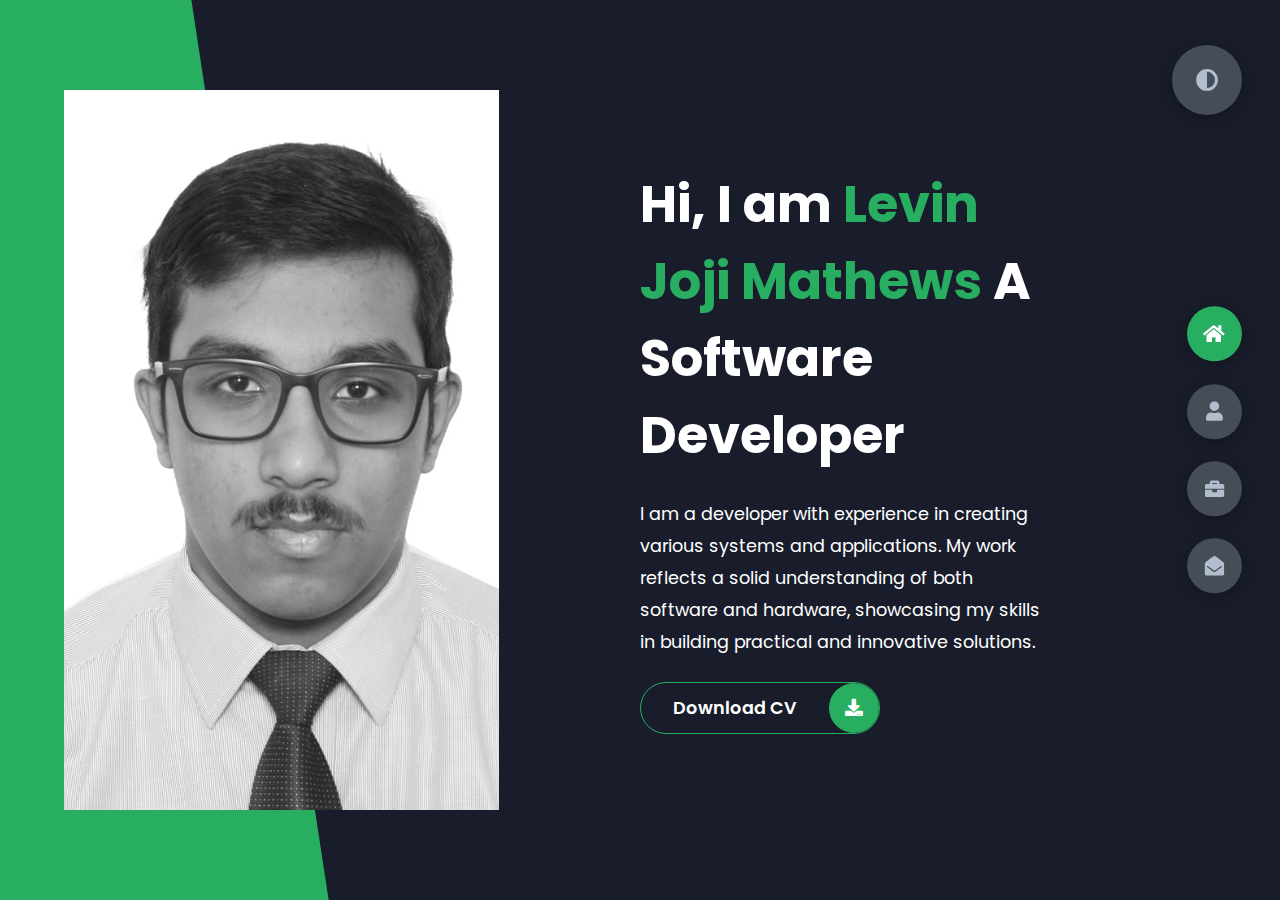
<file: index.html>
<!DOCTYPE html>
<html lang="en">
<head>
    <meta charset="UTF-8">
    <meta name="viewport" content="width=device-width, initial-scale=1.0">
    <title>Portfolio</title>
    <link rel="stylesheet" href="styles/styles.css">
    <link rel="preconnect" href="https://fonts.googleapis.com">
    <link rel="preconnect" href="https://fonts.gstatic.com" crossorigin>
    <link href="https://fonts.googleapis.com/css2?family=Poppins&display=swap" rel="stylesheet">
    <link rel="stylesheet" href="https://cdnjs.cloudflare.com/ajax/libs/font-awesome/5.15.4/css/all.min.css" integrity="sha512-1ycn6IcaQQ40/MKBW2W4Rhis/DbILU74C1vSrLJxCq57o941Ym01SwNsOMqvEBFlcgUa6xLiPY/NS5R+E6ztJQ==" crossorigin="anonymous" referrerpolicy="no-referrer" />
</head>
<body class="main-content">
    <header class="section sec1 header active" id="home">
        <div class="header-content">
            <div class="left-header">
                <div class="h-shape"></div>
                <div class="image">
                    <img src="img/PP photo 2021.jpg" alt="">
                </div>
            </div>
            <div class="right-header">
                <h1 class="name">
                    Hi, I am <span>Levin Joji Mathews</span>
                    A Software Developer
                </h1>
                <p>
                    I am a developer with experience in creating various systems and applications.  My work reflects a solid understanding of both software and hardware, showcasing my skills in building practical and innovative solutions.
                </p>
                <div class="btn-con">
                    <a href="https://docs.google.com/document/d/1SV4hYXEJBA2rP5C4CAsCrs1z9t07B5JVDJqqjawmZL0/edit?usp=sharing" class="main-btn" target="_blank">
                        <span class="btn-text">Download CV</span>
                        <span class="btn-icon"><i class="fas fa-download"></i></span>
                    </a>
                </div>
            </div>
        </div>
    </header>
    <main>
        <section class="section sec2 about" id="about">
            <div class="main-title">
                <h2>About <span>me</span> <span class="bg-text">my stats</span></h2>
            </div>
            <div class="about-container">
                <div class="left-about">
                    <h4>Information About me</h4>
                    <p><ul>
                        <li>Pro-active, highly dedicated and willing to explore various technological domains, correlate and its application. </li>
                        <li>Detail oriented, well organized, effective under pressure and consistently able to plan and complete complex assignments on Analog and Digital Electronics, expertise in Programming Languages such as Python and Java. </li>
                        <li>Analytical thinker with proven ability to assess situational needs and to develop and implement innovative solutions. </li>
                        <li>Team player with strong interpersonal and communication skills. </li>
                    </ul>
                    </p>
                    <div class="btn-con">
                        <a href="https://docs.google.com/document/d/1SV4hYXEJBA2rP5C4CAsCrs1z9t07B5JVDJqqjawmZL0/edit?usp=sharing" class="main-btn" target="_blank">
                            <span class="btn-text">Download CV</span>
                            <span class="btn-icon"><i class="fas fa-download"></i></span>
                        </a>
                    </div>
                </div>
                <div class="right-about">
                    <div class="about-item">
                        <div class="about-text">
                            <p class="large-text">10+</p>
                            <p class="small-text">Projects <br /> Completed</p>
                        </div>

                        <div class="about-item">
                            <div class="about-text">
                                <p class="large-text">1</p>
                                <p class="small-text">IEEE Paper <br /> Published</p>
                            </div>
                        </div>

                        <div class="about-item">
                            <div class="about-text">
                                <p class="large-text">3</p>
                                <p class="small-text">Certificates for Java <br /> Awarded</p>
                            </div>
                        </div>
                    </div>
                </div>
            </div>
            <div class="about-stats">
                <h4 class="stat-title">My Skills</h4>
                <div class="progress-bars">
                    <div class="progress-bar">
                        <p class="prog-title">html5,css,js</p>
                        <div class="progress-con">
                            <p class="prog-text">80%</p>
                            <div class="progress">
                                <span class="html"></span>
                            </div>
                        </div>
                    </div>

                    <div class="progress-bar">
                        <p class="prog-title">c++</p>
                        <div class="progress-con">
                            <p class="prog-text">70%</p>
                            <div class="progress">
                                <span class="cpp"></span>
                            </div>
                        </div>
                    </div>

                    <div class="progress-bar">
                        <p class="prog-title">Python</p>
                        <div class="progress-con">
                            <p class="prog-text">90%</p>
                            <div class="progress">
                                <span class="Python"></span>
                            </div>
                        </div>
                    </div>

                    <div class="progress-bar">
                        <p class="prog-title">Arduino IDE</p>
                        <div class="progress-con">
                            <p class="prog-text">75%</p>
                            <div class="progress">
                                <span class="arduino"></span>
                            </div>
                        </div>
                    </div>

                </div>
            </div>
            <h4 class="stat-title">My Timeline</h4>
            <div class="timeline">
                <div class="timeline-item">
                    <div class="tl-icon">
                        <i class="fas fa-briefcase"></i>
                    </div>
                    <p class="tl-duration">June,2024-July-2024</p>
                    <h5>IVR Developer Intern <span>Xtend Technologies</span></h5>
                    <p>Completed 3+ projects and gained knowledge on communication between various devices</p>
                </div>
            </div>
        </section>
        <section class="section sec3 portfolio" id="portfolio">
            <div class="main-title">
                <h2>My <span>Portfolio</span> <span class="bg-text">My Work</span></h2>
            </div>
            <p class="port-text">
                Here is some of the work that I have done.
            </p>
            <div class="portfolios">
                <div class="portfolio-item">
                    <img src="img/port1.jpg" alt="">
                    <div class="hover-items">
                        <h3>GlideX: An IoT based Bicycle Rental System</h3>
                        <h3>Project Source</h3>
                        <div class="icons">
                            <a href="https://github.com/LevinJMathews/GlideX---An-IoT-based-Cycle-rental-system" class="icon" target="_blank">
                                <i class="fab fa-github"></i>
                            </a>
                        
                        </div>
                    </div>
                </div>

                <div class="portfolio-item">
                    <img src="img/port2.jpg" alt="">
                    <div class="hover-items">
                        <h3>Google Translate</h3>
                        <h3>Project Source</h3>
                        <div class="icons">
                            <a href="https://github.com/LevinJMathews/Google-Translate" class="icon" target="_blank">
                                <i class="fab fa-github"></i>
                            </a>
                        
                        </div>
                    </div>
                </div>

                <div class="portfolio-item">
                    <img src="img/port3.jpg" alt="">
                    <div class="hover-items">
                        <h3>Digital Clock</h3>
                        <h3>Project Source</h3>
                        <div class="icons">
                            <a href="https://github.com/LevinJMathews/Digital-Clock" class="icon" target="_blank">
                                <i class="fab fa-github"></i>
                            </a>
                        
                        </div>
                    </div>
                </div>

                <div class="portfolio-item">
                    <img src="img/port5.jpg" alt="">
                    <div class="hover-items">
                        <h3>Portfolio Website</h3>
                        <h3>Project Source</h3>
                        <div class="icons">
                            <a href="https://github.com/LevinJMathews/Portfolio-Website" class="icon" target="_blank">
                                <i class="fab fa-github"></i>
                            </a>
                        
                        </div>
                    </div>
                </div>

            </div>
        </section>
        <section class="section sec5 contact" id="contact">
            <div class="contact-container">
                <div class="main-title">
                    <h2>Contact <span>Me</span> <span class="bg-text">contact</span></h2>
                </div>
                <div class="contact-content-con">
                    <div class="left-contact">
                        <h4>Contact me Here</h4>
                        <div class="contact-info">
                            <div class="contact-item">
                                <div class="icon">
                                    <i class="fas fa-map-marker-alt"></i>
                                    Location
                                </div>
                                <p>:Kerala, India</p>
                            </div>

                            <div class="contact-item">
                                <div class="icon">
                                    <i class="fas fa-envelope"></i>
                                    <span>Email</span>
                                </div>
                                <p>
                                    <span>: levinjmathews@hotmail.com</span>
                                </p>
                            </div>
                            <div class="contact-item">
                                <div class="icon">
                                    <i class="fas fa-user-graduate"></i>
                                    <span>Education</span>
                                </div>
                                <p>
                                    <span>: National Institute of Technology, Warangal</span>
                                </p>
                            </div>
                            <div class="contact-item">
                                <div class="icon">
                                    <i class="fas fa-user-graduate"></i>
                                    <span>Mobile Number</span>
                                </div>
                                <p>
                                    <span>: +91 9072991498</span>
                                </p>
                            </div>

                        </div>
                        <div class="contact-icons">
                            <div class="contact-icon">
                                <a href="https://www.linkedin.com/in/levin-mathews-059209277/" target="_blank">
                                    <i class="fab fa-linkedin"></i>
                                </a>
                                <a href="https://github.com/LevinJMathews" target="_blank">
                                    <i class="fab fa-github"></i>
                                </a>
                            </div>
                        </div>
                    </div>
                    <div class="right-contact">
                        <form action="" class="contact-form">
                            <div class="input-control i-c-2">
                                <input type="text" required placeholder="YOUR NAME">
                                <input type="email" required placeholder="YOUR EMAIL">
                            </div>
                            <div class="input-control">
                                <input type="text" required placeholder="YOUR SUBJECT">
                            </div>
                            <div class="input-control">
                                <textarea name="" id="" cols="15" rows="8" placeholder="Message here ..."></textarea>
                            </div>
                            <div class="submit-btn">
                                <a href="" class="main-btn">
                                    <span class="btn-text">Submit</span>
                                </a>
                            </div>
                        </form>
                    </div>
                </div>
            </div>

        </section>
    </main>
    <div class="controls">
        <div class="control control-1 active-btn" data-id="home">
            <i class="fas fa-home"></i>
        </div>
        <div class="control control-2" data-id="about">
            <i class="fas fa-user"></i>
        </div>
        <div class="control control-3" data-id="portfolio">
            <i class="fas fa-briefcase"></i>
        </div>
        <div class="control control-5" data-id="contact">
            <i class="fas fa-envelope-open"></i>
        </div>  
    </div>

    <div class="theme-btn">
        <i class="fas fa-adjust"></i>
    </div>
    <script src="app.js"></script>
</body>
</html>
</file>
<file: styles/styles.css>
* {
  margin: 0;
  padding: 0;
  box-sizing: border-box;
  list-style: none;
}

:root {
  --color-primary: #191d2b;
  --color-secondary: #27AE60;
  --color-white: #FFFFFF;
  --color-black: #000;
  --color-grey0: #f8f8f8;
  --color-grey-1: #dbe1e8;
  --color-grey-2: #b2becd;
  --color-grey-3: #6c7983;
  --color-grey-4: #454e56;
  --color-grey-5: #2a2e35;
  --color-grey-6: #12181b;
  --br-sm-2: 14px;
  --box-shadow-1: 0 3px 15px rgba(0,0,0,.3) ;
}

.light-mode {
  --color-primary: #FFFFFF;
  --color-secondary: #F56692;
  --color-white: #454e56;
  --color-black: #000;
  --color-grey0: #f8f8f8;
  --color-grey-1: #6c7983;
  --color-grey-2: #6c7983;
  --color-grey-3: #6c7983;
  --color-grey-4: #454e56;
  --color-grey-5: #f8f8f8;
  --color-grey-6: #12181b;
}

body {
  background-color: var(--color-primary);
  font-family: "Poppins", sans-serif;
  font-size: 1.1rem;
  color: var(--color-white);
  transition: all 0.4s ease-in-out;
}

a {
  display: inline-block;
  text-decoration: none;
  color: inherit;
  font-family: inherit;
}

header {
  height: 100vh;
  color: var(--color-white);
  overflow: hidden;
}

section {
  min-height: 100vh;
  width: 100%;
  position: absolute;
  left: 0;
  top: 0;
  padding: 3rem 18rem;
}

.section {
  transform: translateY(-100%) scale(0);
  transition: all 0.4s ease-in-out;
  background-color: var(--color-primary);
}

.sec1 {
  display: none;
  transform: translateY(0) scale(1);
}

.sec2 {
  display: none;
  transform: translateY(0) scale(1);
}

.sec3 {
  display: none;
  transform: translateY(0) scale(1);
}

.sec5 {
  display: none;
  transform: translateY(0) scale(1);
}

.active {
  display: block;
  animation: appear 1s ease-in-out;
  transform: translateY(0) scaleY(1);
}
@keyframes appear {
  0% {
    transform: translateY(-100%) scaleY(0);
  }
  100% {
    transform: translateY(0) scaleY(1);
  }
}

.controls {
  position: fixed;
  z-index: 10;
  top: 50%;
  right: 3%;
  display: flex;
  flex-direction: column;
  align-items: center;
  justify-content: center;
  transform: translateY(-50%);
}
.controls .active-btn {
  background-color: var(--color-secondary) !important;
  transition: all 0.4s ease-in-out;
}
.controls .active-btn i {
  color: var(--color-white) !important;
}
.controls .control {
  padding: 1rem;
  cursor: pointer;
  background-color: var(--color-grey-4);
  width: 55px;
  height: 55px;
  border-radius: 50%;
  display: flex;
  align-items: center;
  justify-content: center;
  margin: 0.7rem 0;
  box-shadow: var(--box-shadow-1);
}
.controls .control i {
  font-size: 1.2rem;
  color: var(--color-grey-2);
  pointer-events: none;
}

.theme-btn {
  top: 5%;
  right: 3%;
  width: 70px;
  height: 70px;
  border-radius: 50%;
  background-color: var(--color-grey-4);
  cursor: pointer;
  position: fixed;
  display: flex;
  justify-content: center;
  align-items: center;
  box-shadow: 0 3px 15px rgba(0, 0, 0, 0.3);
  transition: all 0.1s ease-in-out;
}
.theme-btn:active {
  transform: translateY(-3px);
}
.theme-btn i {
  font-size: 1.4rem;
  color: var(--color-grey-2);
  pointer-events: none;
}

/*header content */
.header-content {
  display: grid;
  grid-template-columns: repeat(2, 1fr);
  min-height: 100vh;
}
.header-content .left-header {
  display: flex;
  align-items: center;
  position: relative;
}
.header-content .left-header .h-shape {
  transition: all 0.4s ease-in-out;
  width: 65%;
  height: 100%;
  background-color: var(--color-secondary);
  position: absolute;
  left: 0;
  top: 0;
  z-index: -1;
  -webkit-clip-path: polygon(0 0, 46% 0, 79% 100%, 0% 100%);
          clip-path: polygon(0 0, 46% 0, 79% 100%, 0% 100%);
}
.header-content .left-header .image {
  border-radius: var(--br-sm-2);
  height: 80%;
  width: 68%;
  margin-left: 4rem;
  background-color: var(--color-black);
  transition: all 0.4s ease-in-out;
}
.header-content .left-header .image img {
  width: 100%;
  height: 100%;
  -o-object-fit: cover;
     object-fit: cover;
  transition: all 0.4s ease-in-out;
  filter: grayscale(100%);
}
.header-content .left-header .image img:hover {
  filter: grayscale(0);
}
.header-content .right-header {
  display: flex;
  flex-direction: column;
  justify-content: center;
  padding-right: 15rem;
}
.header-content .right-header .name {
  font-size: 3.2rem;
}
.header-content .right-header .name span {
  color: var(--color-secondary);
}
.header-content .right-header p {
  margin: 1.5rem 0;
  line-height: 2rem;
}

/*About*/
.about-container {
  display: grid;
  grid-template-columns: repeat(2, 1fr);
  padding-top: 3.5rem;
  padding-bottom: 5rem;
}
.about-container .right-about {
  display: grid;
  grid-template-columns: repeat(2, 1fr);
  grid-gap: 2rem;
}
.about-container .right-about .about-item {
  border: 1px solid var(--color-grey-5);
  border-radius: 5px;
  transition: all 0.4s ease-in-out;
  box-shadow: 1px 2px 15px rgba(0, 0, 0, 0.1);
}
.about-container .right-about .about-item:hover {
  cursor: default;
  transform: translateY(-5px);
  border: 1px solid var(--color-secondary);
  box-shadow: 1px 4px 15px rgba(0, 0, 0, 0.32);
}
.about-container .right-about .about-item .about-text {
  padding: 1.5rem;
  display: flex;
  flex-direction: column;
}
.about-container .right-about .about-item .about-text .large-text {
  font-size: 3rem;
  font-weight: 700;
  color: var(--color-secondary);
}
.about-container .right-about .about-item .about-text .small-text {
  padding-left: 3rem;
  position: relative;
  text-transform: uppercase;
  font-size: 1.2rem;
  color: var(--color-grey-1);
  letter-spacing: 2px;
}
.about-container .right-about .about-item .about-text .small-text::before {
  content: "";
  position: absolute;
  left: 0;
  top: 15px;
  width: 2rem;
  height: 2px;
  background-color: var(--color-grey-5);
}
.about-container .left-about {
  padding-right: 5rem;
}
.about-container .left-about p {
  line-height: 2rem;
  padding: 1rem;
  color: var(--color-grey-1);
}
.about-container .left-about h4 {
  font-size: 2rem;
  text-transform: uppercase;
}

.about-stats {
  padding-bottom: 4rem;
}
.about-stats .progress-bars {
  display: grid;
  grid-template-columns: repeat(2, 1fr);
  grid-gap: 2rem;
}
.about-stats .progress-bars .progress-bar {
  display: flex;
  flex-direction: column;
}
.about-stats .progress-bars .progress-bar .prog-title {
  text-transform: uppercase;
  font-weight: 500;
}
.about-stats .progress-bars .progress-bar .progress-con {
  display: flex;
  align-items: center;
}
.about-stats .progress-bars .progress-bar .progress-con .prog-text {
  color: var(--color-grey-2);
}
.about-stats .progress-bars .progress-bar .progress-con .progress {
  width: 100%;
  height: 0.45rem;
  background-color: var(--color-grey-4);
  margin-left: 1rem;
  position: relative;
}
.about-stats .progress-bars .progress-bar .progress-con .progress span {
  position: absolute;
  top: 0;
  left: 0;
  height: 100%;
  background-color: var(--color-secondary);
  transition: all 0.4s ease-in-out;
  width: 60%;
}
.about-stats .progress-bars .progress-bar .progress-con .progress .html {
  width: 80%;
}
.about-stats .progress-bars .progress-bar .progress-con .progress .cpp {
  width: 70%;
}
.about-stats .progress-bars .progress-bar .progress-con .progress .Python {
  width: 90%;
}
.about-stats .progress-bars .progress-bar .progress-con .progress .arduino {
  width: 75%;
}

.stat-title {
  text-transform: uppercase;
  font-size: 1.4rem;
  text-align: center;
  padding: 3.5rem 0;
  position: relative;
}
.stat-title::before {
  content: "";
  position: absolute;
  left: 50%;
  top: 0;
  width: 40%;
  height: 1px;
  background-color: var(--color-grey-5);
  transform: translateX(-50%);
}

.timeline {
  display: grid;
  grid-template-columns: repeat(2, 1fr);
  grid-gap: 2rem;
  padding-bottom: 3rem;
}
.timeline .timeline-item {
  position: relative;
  padding-left: 3rem;
  border-left: 1px solid var(--color-grey-5);
}
.timeline .timeline-item .tl-icon {
  position: absolute;
  left: -27px;
  top: 0;
  background-color: var(--color-secondary);
  width: 50px;
  height: 50px;
  border-radius: 50%;
  display: flex;
  align-items: center;
  justify-content: center;
}
.timeline .timeline-item .tl-icon i {
  font-size: 1.3rem;
}
.timeline .timeline-item .tl-duration {
  padding: 0.2rem 0.6rem;
  background-color: var(--color-grey-5);
  border-radius: 15px;
  display: inline-block;
  font-size: 0.8rem;
  text-transform: uppercase;
  font-weight: 500;
}
.timeline .timeline-item h5 {
  padding: 1rem 0;
  text-transform: uppercase;
  font-size: 1.3rem;
  font-weight: 600;
}
.timeline .timeline-item h5 span {
  color: var(--color-grey-2);
  font-weight: 500;
  font-size: 1.2rem;
}
.timeline .timeline-item p {
  color: var(--color-grey-2);
}

.port-text {
  padding: 2rem 0;
  text-align: center;
}

.portfolios {
  display: grid;
  grid-template-columns: repeat(3, 1fr);
  grid-gap: 2rem;
  margin-top: 3rem;
}
.portfolios .portfolio-item {
  position: relative;
  border-radius: 15px;
}
.portfolios .portfolio-item img {
  width: 100%;
  height: 300px;
  -o-object-fit: cover;
     object-fit: cover;
  border-radius: 15px;
}
.portfolios .portfolio-item .hover-items {
  width: 100%;
  height: 100%;
  background-color: var(--color-secondary);
  position: absolute;
  left: 0;
  top: 0;
  border-radius: 15px;
  display: flex;
  justify-content: center;
  align-items: center;
  flex-direction: column;
  opacity: 0;
  transform: scale(0);
  transition: all 0.4s ease-in-out;
}
.portfolios .portfolio-item .hover-items h3 {
  font-size: 1.5rem;
  color: var(--color-white);
  margin-bottom: 1.5rem;
  display: flex;
  align-items: center;
}
.portfolios .portfolio-item .hover-items .icons {
  display: flex;
  justify-content: center;
  align-items: center;
}
.portfolios .portfolio-item .hover-items .icons .icon {
  background-color: var(--color-primary);
  border-radius: 50%;
  width: 50px;
  height: 50px;
  display: flex;
  align-items: center;
  justify-content: center;
  margin: 0 1rem;
  cursor: pointer;
  transition: all 0.4s ease-in-out;
}
.portfolios .portfolio-item .hover-items .icons .icon i {
  font-size: 1.5rem;
  color: var(--color-white);
  margin: 0 1rem;
}
.portfolios .portfolio-item .hover-items .icons .icon:hover {
  background-color: var(--color-white);
}
.portfolios .portfolio-item .hover-items .icons .icon:hover i {
  color: var(--color-primary);
}

.portfolio-item:hover .hover-items {
  opacity: 1;
  transform: scale(1);
}

.contact-content-con {
  display: flex;
  padding-top: 3.5rem;
}
.contact-content-con .left-contact {
  flex: 2;
}
.contact-content-con .left-contact h4 {
  margin-top: 1rem;
  font-size: 2rem;
  text-transform: uppercase;
}
.contact-content-con .left-contact p {
  margin: 1rem 0;
  line-height: 2rem;
}
.contact-content-con .left-contact .contact-info .contact-item {
  display: flex;
  align-items: center;
  justify-content: space-between;
}
.contact-content-con .left-contact .contact-info .contact-item p {
  margin: 0.3rem 0 !important;
  padding: 0 !important;
}
.contact-content-con .left-contact .contact-info .contact-item .icon {
  display: grid;
  grid-template-columns: 40px 1fr;
}
.contact-content-con .left-contact .contact-info .contact-item .icon i {
  display: flex;
  align-items: center;
  font-size: 1.3rem;
}
.contact-content-con .left-contact .contact-icon {
  display: flex;
  margin-top: 2rem;
}
.contact-content-con .left-contact .contact-icon a {
  display: flex;
  align-items: center;
  color: var(--color-white);
  background-color: var(--color-grey-5);
  cursor: pointer;
  justify-content: center;
  width: 50px;
  height: 50px;
  border-radius: 50%;
  margin: 0 0.4rem;
  transition: all 0.4s ease-in-out;
}
.contact-content-con .left-contact .contact-icon a:hover {
  background-color: var(--color-secondary);
}
.contact-content-con .left-contact .contact-icon a:hover i {
  color: var(--color-primary);
}
.contact-content-con .left-contact .contact-icon a i {
  display: flex;
  align-items: center;
  justify-content: center;
  font-size: 1.3rem;
}
.contact-content-con .right-contact {
  flex: 3;
  margin-left: 3rem;
}
.contact-content-con .right-contact .input-control {
  margin: 1.5rem 0;
}
.contact-content-con .right-contact .input-control input, .contact-content-con .right-contact .input-control textarea {
  border-radius: 30px;
  font-weight: inherit;
  font-size: inherit;
  font-family: inherit;
  padding: 0.8rem 1.1rem;
  outline: none;
  border: none;
  background-color: var(--color-grey-5);
  width: 100%;
  color: var(--color-white);
  resize: none;
}
.contact-content-con .right-contact .i-c-2 {
  display: flex;
}
.contact-content-con .right-contact .i-c-2 :last-child {
  margin-left: 1.5rem;
}
.contact-content-con .right-contact .submit-btn {
  display: flex;
  justify-content: flex-start;
}

.btn-con {
  display: flex;
  align-self: flex-start;
}

.main-btn {
  border-radius: 30px;
  color: inherit;
  font-weight: 600;
  position: relative;
  border: 1px solid var(--color-secondary);
  display: flex;
  align-self: flex-start;
  align-items: center;
  overflow: hidden;
}
.main-btn .btn-text {
  padding: 0 2rem;
}
.main-btn .btn-icon {
  background-color: var(--color-secondary);
  display: flex;
  align-items: center;
  justify-content: center;
  border-radius: 50%;
  padding: 1rem;
}
.main-btn::before {
  content: "";
  position: absolute;
  top: 0;
  right: 0;
  transform: translateX(100%);
  transition: all 0.4s ease-in-out;
  z-index: -1;
}
.main-btn:hover::before {
  width: 100%;
  height: 100%;
  background-color: var(--color-secondary);
  transform: translateX(0);
}

.main-title {
  text-align: center;
}
.main-title h2 {
  position: relative;
  text-transform: uppercase;
  font-size: 4rem;
  font-weight: 700;
}
.main-title h2 span {
  color: var(--color-secondary);
}
.main-title h2 .bg-text {
  position: absolute;
  top: 50%;
  left: 50%;
  color: var(--color-grey-5);
  transition: all 0.4s ease-in-out;
  z-index: -1;
  transform: translate(-50%, -50%);
  font-weight: 800;
  font-size: 6.3rem;
}/*# sourceMappingURL=styles.css.map */
</file>
